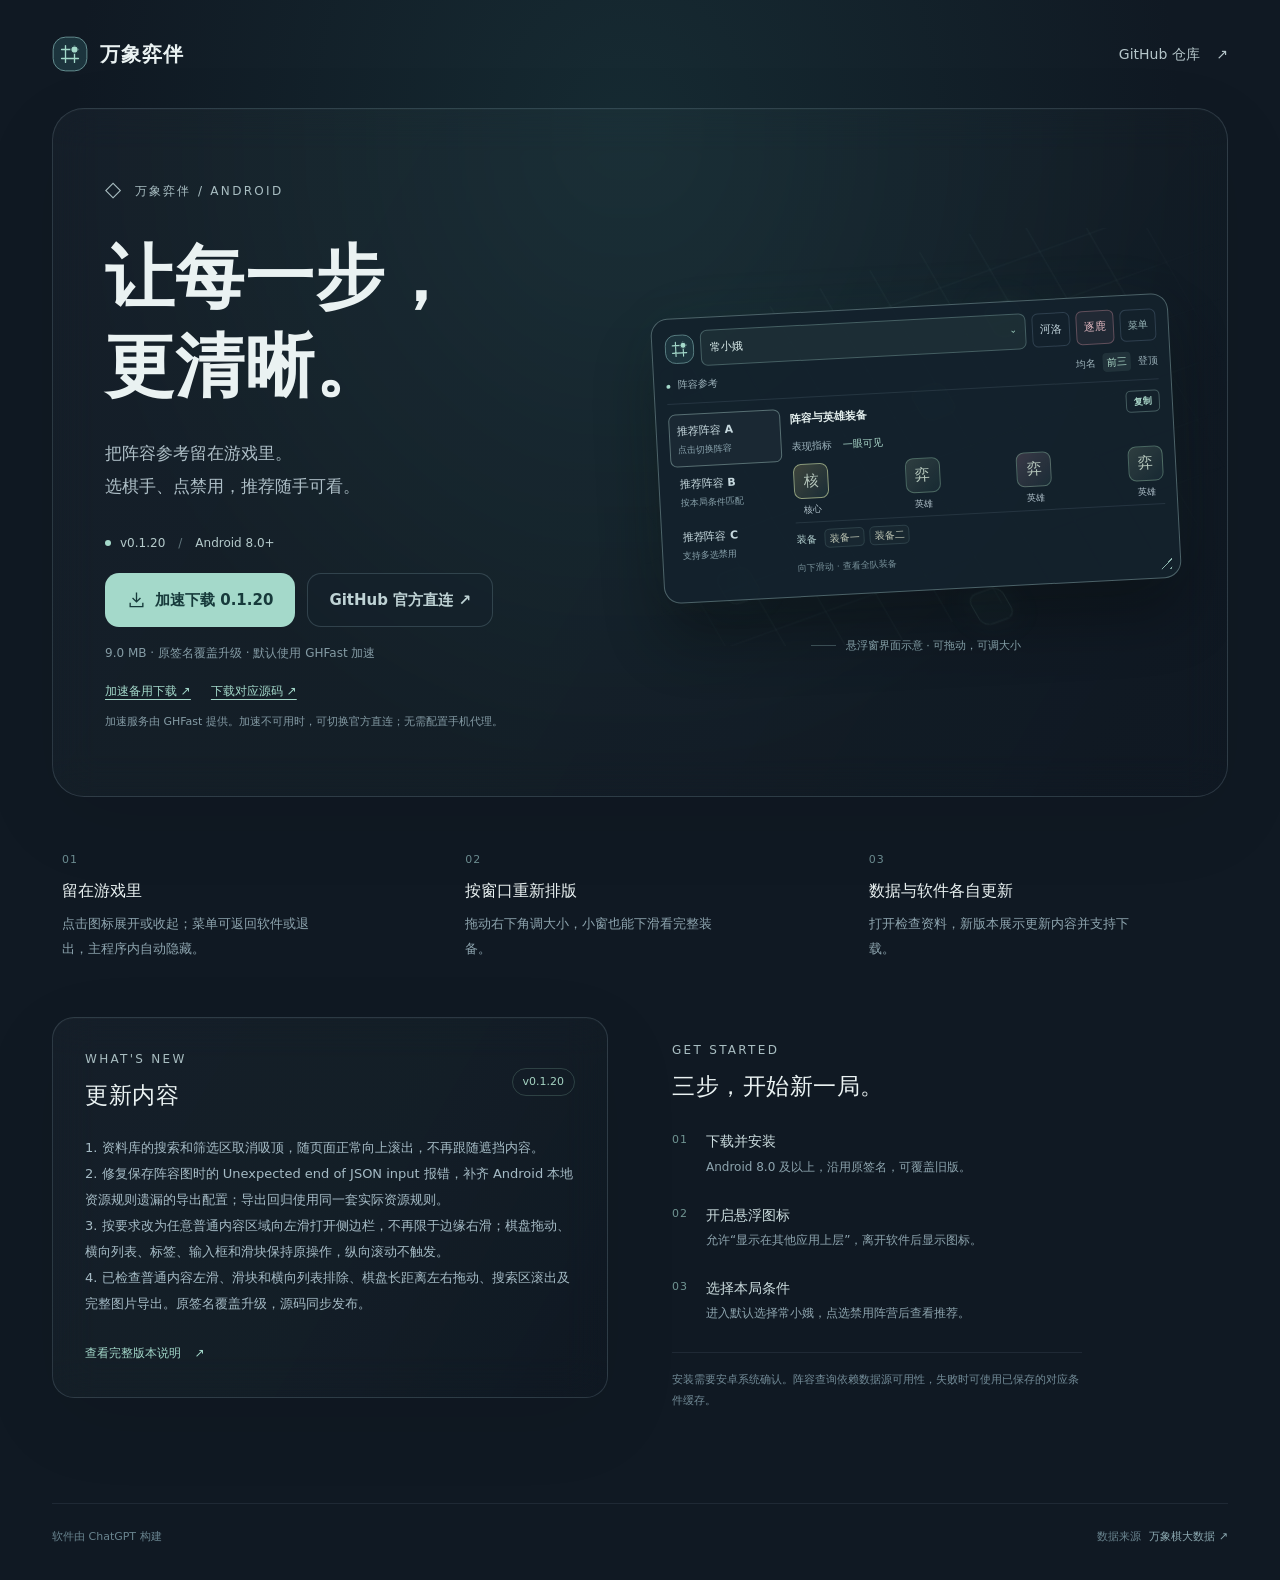
<file: docs/index.html>
<!doctype html>
<html lang="zh-CN">
<head>
  <meta charset="utf-8">
  <meta name="viewport" content="width=device-width,initial-scale=1">
  <meta name="theme-color" content="#111d27">
  <meta name="description" content="万象弈伴 Android 下载。游戏内悬浮查看阵容、英雄装备，支持阵容码复制与软件内更新。">
  <title>万象弈伴 · Android 下载</title>
  <link rel="icon" type="image/svg+xml" href="icon.svg">
  <link rel="stylesheet" href="style.css?v=12">
</head>
<body>
  <div class="ambient" aria-hidden="true"></div>
  <header class="topbar wrap">
    <a class="brand" href="./" aria-label="万象弈伴首页"><img src="icon.svg" width="36" height="36" alt=""><span>万象弈伴</span></a>
    <a class="repo-link" href="https://github.com/xiguadoudou/WanxiangCompanion" target="_blank" rel="noopener">GitHub 仓库 <span aria-hidden="true">↗</span></a>
  </header>
  <main class="wrap">
    <section class="hero glass" aria-labelledby="title">
      <div class="hero-copy">
        <div class="eyebrow"><span class="diamond" aria-hidden="true">◇</span> 万象弈伴 / ANDROID</div>
        <h1 id="title">让每一步，<br>更清晰。</h1>
        <p class="intro">把阵容参考留在游戏里。<br>选棋手、点禁用，推荐随手可看。</p>
        <div class="release-line"><span class="dot" aria-hidden="true"></span><span id="version">最新稳定版</span><span class="separator">/</span> Android 8.0+</div>
        <div class="download-actions">
          <a class="button primary" id="download" href="https://ghfast.top/https://github.com/xiguadoudou/WanxiangCompanion/releases/latest/download/WanxiangCompanion.apk"><svg viewBox="0 0 24 24" fill="none" stroke="currentColor" stroke-width="1.7" aria-hidden="true"><path d="M12 3v12m-5-5 5 5 5-5M4 16v5h16v-5"/></svg><span id="downloadText">加速下载最新安装包</span></a>
          <a class="button secondary" id="backup" href="https://github.com/xiguadoudou/WanxiangCompanion/releases/latest/download/WanxiangCompanion.apk" target="_blank" rel="noopener">GitHub 官方直连 <span aria-hidden="true">↗</span></a>
        </div>
        <p class="download-note" id="downloadNote" role="status">正在读取最新版本与更新内容…</p>
        <div class="download-links"><a id="rawBackup" href="https://ghfast.top/https://raw.githubusercontent.com/xiguadoudou/WanxiangCompanion/main/updates/WanxiangCompanion-0.1.20.apk">加速备用下载 ↗</a><a id="sourceLink" href="https://ghfast.top/https://github.com/xiguadoudou/WanxiangCompanion/releases/latest/download/WanxiangCompanion-source.zip">下载对应源码 ↗</a></div>
        <p class="route-note">加速服务由 GHFast 提供。加速不可用时，可切换官方直连；无需配置手机代理。</p>
        <noscript><p class="download-note">加速与官方按钮均可直接下载安装包；更新内容请查看 GitHub 版本页。</p></noscript>
      </div>
      <div class="showcase">
        <div class="game-field" aria-hidden="true"><div class="board"><i></i><i></i><i></i><i></i><i></i></div></div>
        <div class="mini-window" aria-label="悬浮窗排版示意，不是实时推荐">
          <div class="mini-head"><img src="icon.svg" width="30" height="30" alt=""><span class="mini-player">常小娥 <small>⌄</small></span><span class="mini-faction">河洛</span><span class="mini-faction banned">逐鹿</span><span class="mini-reset">菜单</span></div>
          <div class="mini-toolbar"><span><i class="dot"></i> 阵容参考</span><span>均名 <b>前三</b> 登顶</span></div>
          <div class="mini-main"><div class="mini-list"><div class="mini-selected">推荐阵容 A<small>点击切换阵容</small></div><div>推荐阵容 B<small>按本局条件匹配</small></div><div>推荐阵容 C<small>支持多选禁用</small></div></div><div class="mini-detail"><div class="mini-title">阵容与英雄装备 <span>复制</span></div><div class="mini-stats">表现指标 <strong>一眼可见</strong></div><div class="mini-roster"><span>核<small>核心</small></span><span>弈<small>英雄</small></span><span>弈<small>英雄</small></span><span>弈<small>英雄</small></span></div><div class="mini-items">装备 <span>装备一</span><span>装备二</span></div><div class="mini-scroll">向下滑动 · 查看全队装备</div></div></div>
          <div class="resize-handle" aria-hidden="true"></div>
        </div>
        <div class="showcase-caption"><span class="caption-line"></span> 悬浮窗界面示意 · 可拖动，可调大小</div>
      </div>
    </section>
    <section class="features" aria-label="主要功能">
      <div><span class="feature-index">01</span><h2>留在游戏里</h2><p>点击图标展开或收起；菜单可返回软件或退出，主程序内自动隐藏。</p></div>
      <div><span class="feature-index">02</span><h2>按窗口重新排版</h2><p>拖动右下角调大小，小窗也能下滑看完整装备。</p></div>
      <div><span class="feature-index">03</span><h2>数据与软件各自更新</h2><p>打开检查资料，新版本展示更新内容并支持下载。</p></div>
    </section>
    <section class="bottom-grid">
      <div class="changelog glass" aria-labelledby="changes-title"><div class="section-heading"><div><div class="eyebrow">WHAT'S NEW</div><h2 id="changes-title">更新内容</h2></div><span id="notesVersion" class="version-chip">最新版本</span></div><p id="notes" class="notes">正在读取更新内容。也可以前往 GitHub 查看全部版本。</p><a id="releaseLink" class="text-link" href="https://github.com/xiguadoudou/WanxiangCompanion/releases/latest" target="_blank" rel="noopener">查看完整版本说明 <span aria-hidden="true">↗</span></a></div>
      <div class="install" aria-labelledby="install-title"><div class="eyebrow">GET STARTED</div><h2 id="install-title">三步，开始新一局。</h2><ol><li><span>01</span><div><b>下载并安装</b><p>Android 8.0 及以上，沿用原签名，可覆盖旧版。</p></div></li><li><span>02</span><div><b>开启悬浮图标</b><p>允许“显示在其他应用上层”，离开软件后显示图标。</p></div></li><li><span>03</span><div><b>选择本局条件</b><p>进入默认选择常小娥，点选禁用阵营后查看推荐。</p></div></li></ol><p class="install-note">安装需要安卓系统确认。阵容查询依赖数据源可用性，失败时可使用已保存的对应条件缓存。</p></div>
    </section>
  </main>
  <footer class="wrap footer"><span>软件由 ChatGPT 构建</span><span>数据来源 <a href="https://www.datawxq.com/" target="_blank" rel="noopener">万象棋大数据 ↗</a></span></footer>
  <script src="download.js?v=12" defer></script>
</body>
</html>
</file>
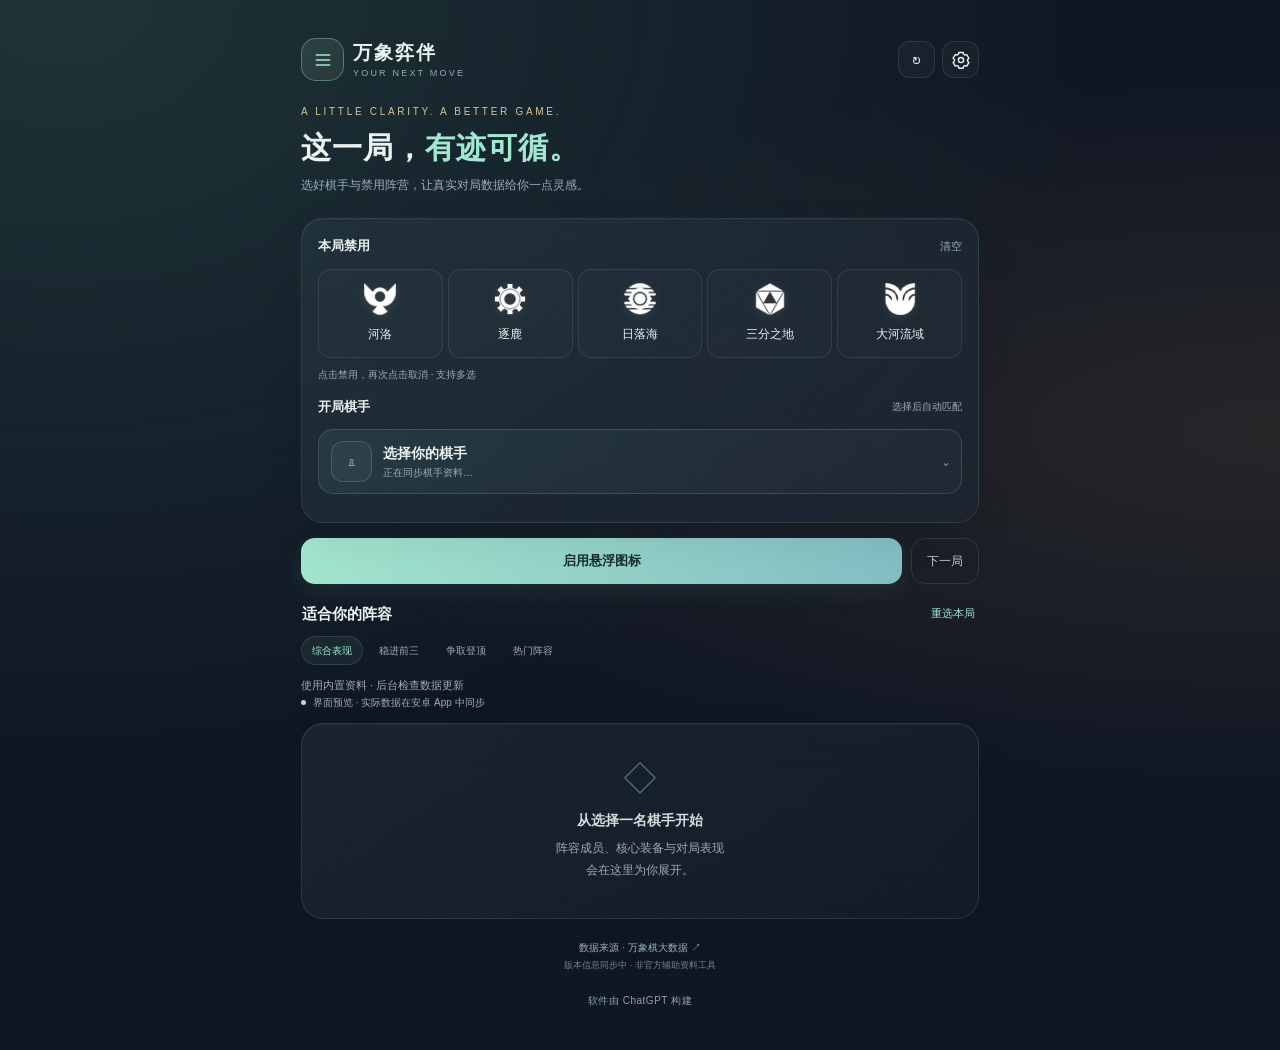
<file: android/assets/index.html>
<!doctype html>
<html lang="zh-CN">
<head>
<meta charset="utf-8"><meta name="viewport" content="width=device-width,initial-scale=1,maximum-scale=1,user-scalable=no">
<meta http-equiv="Content-Security-Policy" content="default-src 'self' data:; img-src 'self' data: https:; style-src 'self' 'unsafe-inline'; script-src 'self' 'unsafe-inline'; connect-src 'none'">
<title>万象弈伴</title>
<style>
:root{color-scheme:dark;--mint:#a2e8d0;--gold:#dac49a;--text:#ecf2ef;--muted:#9dacb5;--line:rgba(204,232,225,.12);--surface-alpha:.5;--panel:rgba(25,40,55,.72)}
*{box-sizing:border-box;-webkit-tap-highlight-color:transparent}body{margin:0;background:#101724;color:var(--text);font:14px/1.55 -apple-system,BlinkMacSystemFont,"Noto Sans CJK SC","Microsoft YaHei",sans-serif;overscroll-behavior:none}body:before{content:"";position:fixed;inset:0;pointer-events:none;background:radial-gradient(ellipse at 5% 0%,#29474599,transparent 60%),radial-gradient(ellipse at 100% 48%,#67523844,transparent 55%);z-index:-1}body.overlay{background:transparent}body.overlay:before{display:none}button{font:inherit;cursor:pointer;touch-action:manipulation;color:inherit}button:disabled{opacity:.5;cursor:default}button:focus-visible{outline:2px solid var(--mint);outline-offset:3px}button,input{outline:none}button{border:0;background:none}main{max-width:720px;margin:auto;padding:27px 21px 40px}.overlay main{padding:12px 13px 18px}header{display:flex;align-items:center;justify-content:space-between;margin-bottom:23px}.overlay header{margin-bottom:12px}.wordmark{display:flex;align-items:center;gap:12px}.mark{display:grid;place-items:center;border:1px solid #a2e8d060;border-radius:15px;width:43px;height:43px;background:linear-gradient(135deg,#86cbb126,#c7b18618);color:var(--mint);font-size:25px}.wordmark strong{display:block;font-size:19px;letter-spacing:2px}.wordmark small{display:block;color:var(--muted);font-size:9px;letter-spacing:2.2px}.header-tools{display:flex;gap:7px}.icon{border:1px solid var(--line);border-radius:12px;width:37px;height:37px;background:#e0f5ed08;font-size:18px}.eyebrow{font-size:10px;letter-spacing:2.7px;color:var(--gold)}h1{font-size:30px;line-height:1.35;letter-spacing:1px;margin:8px 0}h1 em{font-style:normal;color:var(--mint)}.intro p{color:var(--muted);font-size:12px;margin:0}.intro{margin-bottom:23px}.overlay .intro{display:none}.glass{background:linear-gradient(145deg,rgba(103,146,143,.10),rgba(27,40,55,.20));border:1px solid var(--line);border-radius:22px;box-shadow:0 14px 40px #00000016,inset 0 1px 0 #ffffff09;backdrop-filter:blur(24px);-webkit-backdrop-filter:blur(24px);position:relative}.glass:before{content:"";position:absolute;inset:0;border-radius:inherit;pointer-events:none;opacity:.035;background-image:url("data:image/svg+xml,%3Csvg viewBox='0 0 180 180' xmlns='http://www.w3.org/2000/svg'%3E%3Cfilter id='n'%3E%3CfeTurbulence type='fractalNoise' baseFrequency='.95' numOctaves='3' stitchTiles='stitch'/%3E%3C/filter%3E%3Crect width='100%25' height='100%25' opacity='.6' filter='url(%23n)'/%3E%3C/svg%3E")}.configuration{padding:17px 16px;margin-bottom:15px;background-color:rgba(22,35,49,var(--surface-alpha))}.section-top{display:flex;align-items:center;justify-content:space-between;margin-bottom:12px}.section-top strong{font-size:13px;font-weight:600}.section-top small{color:var(--muted);font-size:10px}.reset{color:var(--muted);font-size:11px;padding:0}.bans{display:flex;overflow-x:auto;gap:7px;scrollbar-width:none;padding:1px 0 6px}.bans::-webkit-scrollbar{display:none}.ban{position:relative;flex:1 0 62px;min-width:62px;border:1px solid #8a9ba52d;background:#ffffff04;border-radius:13px;padding:10px 3px 8px;transition:.17s}.faction-symbol{display:block;color:var(--gold);font-size:21px;line-height:1.3;margin-bottom:5px}.ban-label{font-size:10px;white-space:nowrap}.ban[aria-pressed=true]{border-color:#ee899a88;background:#ca64781c;color:#ffc3ce}.ban[aria-pressed=true] .faction-symbol{color:#e8a0ab}.ban[aria-pressed=true]:after{content:"⊘";position:absolute;top:-2px;right:3px;font-size:14px;color:#fa8fa6}.ban-note{color:var(--muted);font-size:10px;margin:3px 0 14px;min-height:16px}.commander-wrap{position:relative}.commander-button{display:flex;align-items:center;gap:11px;width:100%;text-align:left;padding:11px 12px;border:1px solid #b8d3cb30;border-radius:15px;background:linear-gradient(105deg,#8ed4bc16,#b3c0dd07)}.portrait{width:41px;height:41px;object-fit:cover;border-radius:12px;background:#ffffff0b;border:1px solid #c9d9d530}.commander-button b{font-size:14px}.commander-button small{color:var(--muted);font-size:10px;display:block}.chevron{margin-left:auto;color:var(--mint)}.dropdown{display:none;position:relative;margin-top:7px;padding:8px;border:1px solid #afc9c34d;border-radius:15px;background:#182736;max-height:265px;overflow-y:auto;box-shadow:0 10px 24px #0004}.dropdown.open{display:grid;grid-template-columns:1fr 1fr;gap:4px}.choice{display:flex;gap:8px;align-items:center;text-align:left;border-radius:10px;padding:8px 5px;font-size:12px}.choice img{width:30px;height:30px;border-radius:9px;object-fit:cover}.choice.active{background:#9ee5ce16;color:var(--mint)}.choice:active{background:#ffffff0a}.skill{font-size:10px;color:#b6c4c9;line-height:1.65;padding:11px 3px 0}.main-actions{display:flex;gap:9px;margin:15px 0 16px}.primary{background:linear-gradient(105deg,#a2e5cd,#82bdc3);border-radius:14px;color:#152b2b;font-size:13px;font-weight:700;padding:13px;flex:1;box-shadow:0 8px 22px #77bfa01a}.secondary{padding:12px 15px;border:1px solid var(--line);border-radius:14px;color:#bdcacd;font-size:12px}.overlay .main-actions{display:none}.results-heading{display:flex;justify-content:space-between;align-items:center;margin:18px 1px 10px}.results-heading strong{font-size:15px}.results-heading span{font-size:10px;color:var(--muted);margin-left:7px}.tiny-button{font-size:11px;color:var(--mint);padding:3px}.sorts{display:flex;gap:5px;overflow:auto;margin-bottom:10px;scrollbar-width:none}.sort{white-space:nowrap;color:var(--muted);font-size:10px;padding:6px 10px;border:1px solid transparent;border-radius:20px}.sort.active{color:var(--mint);background:#93d8bf13;border-color:#93d8bf26}.status{display:flex;align-items:flex-start;gap:7px;font-size:10px;color:var(--muted);margin-bottom:12px;line-height:1.6}.dot{flex-shrink:0;width:5px;height:5px;border-radius:100%;background:var(--mint);margin-top:5px}.status.error .dot{background:#e7a5ae}.status.loading .dot{animation:pulse 1s infinite}.scope{font-size:10px;color:#e4caa1;background:#b6945d13;border:1px solid #d3b97e20;border-radius:10px;padding:8px 10px;margin-bottom:12px;display:none}.card{padding:15px 14px;margin:0 0 11px;background-color:rgba(24,37,51,var(--surface-alpha))}
.card-head{display:flex;justify-content:space-between;align-items:flex-start;gap:8px}.rank{font-size:10px;letter-spacing:1px;color:var(--gold);margin-bottom:3px}.card h3{margin:0;font-size:15px;font-weight:600;line-height:1.4}.sample{font-size:9px;color:var(--muted);white-space:nowrap;margin-top:3px}.roster{display:flex;gap:7px;margin:13px 0 12px;overflow:auto;padding:2px 0 3px;scrollbar-width:none}.unit{width:39px;flex:0 0 39px;text-align:center;position:relative}.unit img{width:37px;height:40px;object-fit:cover;border:1px solid #ffffff20;border-radius:9px;display:block}.unit.core img{border-color:#d8c28f99}.unit.core:before{content:"主";position:absolute;top:-4px;right:-3px;background:#dbc695;color:#27302e;font-size:8px;line-height:14px;width:14px;height:14px;border-radius:5px}.unit small{display:block;font-size:8px;color:#c2cdd0;overflow:hidden;white-space:nowrap;margin-top:4px}.metrics{display:grid;grid-template-columns:repeat(3,1fr);border-top:1px solid #ffffff0b;padding-top:11px}.metric small{display:block;color:var(--muted);font-size:9px}.metric b{font-size:16px;font-weight:500;font-variant-numeric:tabular-nums}.metric:first-child b{color:var(--mint)}.card-foot{display:flex;align-items:center;justify-content:space-between;gap:8px;margin-top:9px}.card-foot span{font-size:9px;color:var(--muted)}.card-foot button{font-size:10px;color:var(--gold);padding:3px 0 3px 8px}.empty{padding:37px 18px;text-align:center;color:var(--muted);font-size:12px;line-height:1.8}.empty-symbol{font-size:34px;line-height:1;margin-bottom:13px;color:#a2e8d073}.empty b{color:#d4dedd;font-size:14px;display:block;margin-bottom:5px}.skeleton{height:175px;background:linear-gradient(105deg,#d2eee80b 25%,#d2eee815 45%,#d2eee80b 65%);background-size:250% 100%;animation:shimmer 2s infinite;border-radius:20px;margin-bottom:11px}footer{text-align:center;color:#73858e;font-size:9px;line-height:1.8;margin:20px 0 0}.source-link{color:#9cb6b7;font-size:10px;padding:0}.settings{display:none}.settings.open{display:block}.settings h2{font-size:22px;font-weight:500;margin:5px 0 4px}.settings-intro{color:var(--muted);font-size:11px;margin-bottom:20px}.settings-card{padding:18px 16px;margin-bottom:12px;background-color:rgba(24,37,51,var(--surface-alpha))}
.setting-label{display:flex;justify-content:space-between;font-size:12px;margin-bottom:10px}.setting-label output{color:var(--mint);font-variant-numeric:tabular-nums}input[type=range]{width:100%;height:20px;margin:0 0 10px;accent-color:var(--mint)}.helper{font-size:10px;color:var(--muted);line-height:1.7}.glass-demo{margin:13px 0 2px;height:75px;border-radius:15px;display:flex;align-items:center;gap:12px;padding:13px;border:1px solid #ffffff23;background:linear-gradient(120deg,#9fd4be17,#d4ba900b)}.demo-symbol{font-size:28px;color:var(--gold)}.glass-demo b{font-size:13px}.glass-demo small{font-size:10px;color:var(--muted);display:block}.pills{display:flex;flex-wrap:wrap;gap:7px;margin-bottom:10px}.pill{border:1px solid var(--line);border-radius:12px;padding:7px 12px;font-size:11px}.pill.active{border-color:#9de3cc70;background:#9de3cc12;color:var(--mint)}.back{font-size:12px;color:var(--muted);padding:0;margin-bottom:16px}.drawer{display:none;position:fixed;inset:0;background:#101b29f7;z-index:10;overflow:auto;padding:22px 18px}.drawer.open{display:block}.detail-sub{font-size:11px;color:var(--muted);margin:5px 0 17px}.hero-detail{display:flex;gap:11px;align-items:flex-start;padding:13px 0;border-top:1px solid var(--line)}.hero-detail>img{width:46px;height:51px;border-radius:11px;object-fit:cover}.hero-detail h4{margin:0;font-size:13px}.hero-detail small{font-size:10px;color:var(--muted)}.items{display:flex;gap:6px;flex-wrap:wrap;margin-top:6px}.item{font-size:9px;color:#d2c3a6;display:inline-flex;align-items:center;gap:3px;background:#d2bd9210;padding:3px 6px;border-radius:5px}.item img{width:19px;height:19px;border-radius:4px}.drawer h2{font-size:22px;line-height:1.4;font-weight:600;margin:0}.drawer-actions{display:flex;gap:9px;margin-top:20px}.toast{position:fixed;bottom:30px;left:50%;transform:translateX(-50%);padding:9px 16px;background:#364942;border:1px solid #a9cebc44;color:#e9f3ee;border-radius:12px;font-size:12px;z-index:30;white-space:nowrap;display:none}.busy-refresh{animation:spin 1.2s linear infinite}.overlay .wordmark small{display:none}.overlay .wordmark strong{font-size:16px}.overlay .mark{width:33px;height:33px;border-radius:11px;font-size:20px}.overlay .configuration{padding:12px 11px;border-radius:17px}.overlay .ban{flex-basis:54px;min-width:54px}.overlay .faction-symbol{font-size:18px}.overlay .ban-label{font-size:9px}.overlay .card{padding:12px 11px;border-radius:17px}.overlay .unit{width:35px;flex-basis:35px}.overlay .unit img{width:34px;height:37px}.overlay .roster{gap:5px}.overlay .settings-card{border-radius:17px}.overlay footer{font-size:8px}.overlay .results-heading{margin-top:12px}.overlay .icon{width:33px;height:33px}.overlay .drawer{padding:14px 13px}.overlay .commander-button{padding:9px 10px}.overlay .skill{max-height:54px;overflow:auto}
@keyframes pulse{50%{opacity:.3}}@keyframes shimmer{to{background-position:-150% 0}}@keyframes spin{to{transform:rotate(360deg)}}
@media(min-width:600px){main{padding-top:38px}.ban{padding:12px 6px}.faction-symbol{font-size:25px}.ban-label{font-size:12px}.unit{width:50px;flex-basis:50px}.unit img{width:46px;height:50px}.unit small{font-size:10px}.card h3{font-size:17px}}
.card-actions{display:flex;align-items:center;gap:8px;flex-wrap:wrap;justify-content:flex-end}.card-foot .copy-card{min-height:34px;padding:7px 10px;border:1px solid #a1e0c64a;border-radius:9px;color:var(--mint);background:#a1e0c610}.card-foot>span{flex-shrink:0}.card-foot{align-items:flex-start}.copy-card:disabled{color:var(--muted);background:#ffffff04;border-color:var(--line)}
[hidden]{display:none!important}#softwareStatus{font-size:14px;line-height:1.6}#softwareNotes{white-space:pre-line}.pill:disabled{opacity:.5}#dataSyncStatus{font-size:11px;line-height:1.6;margin-top:12px}

.update-dialog{width:min(440px,calc(100vw - 32px));max-height:calc(100vh - 32px);padding:23px 22px 19px;margin:auto;border:1px solid #a6d5c54a;border-radius:24px;background:linear-gradient(145deg,#254140f5,#142131fc 65%);color:var(--text);box-shadow:0 24px 90px #0008;overflow:hidden}
.update-dialog[open]{display:flex;flex-direction:column;gap:12px}.update-dialog::backdrop{background:#030a10ab;backdrop-filter:blur(5px)}body.has-update-dialog{overflow:hidden}
.update-dialog .update-eyebrow{font-size:10px;color:var(--mint);letter-spacing:2px;margin:0}.update-dialog h2{font-size:23px;line-height:1.35;font-weight:600;margin:0}.update-version{display:flex;gap:8px;align-items:center;font-size:11px;color:var(--muted)}.update-version strong{color:var(--mint);font-size:12px;font-weight:500;background:#a5e8ce14;border:1px solid #a5e8ce2b;border-radius:9px;padding:3px 8px}
.update-notes-heading{font-size:12px;font-weight:500;margin:1px 0 -5px;color:#dcece6}.update-changelog{white-space:pre-wrap;overflow-wrap:anywhere;overflow-y:auto;overscroll-behavior:contain;min-height:42px;font-size:13px;line-height:1.85;padding:13px 14px;background:#09131e45;border:1px solid #cae2d51a;border-radius:13px;color:#c7d9d4;flex:1;min-width:0;max-height:40vh}.update-changelog:focus-visible{outline:1px solid #a2e8d04a;outline-offset:2px}
.update-dialog-status{font-size:11px;color:var(--mint);margin:0;line-height:1.6}.update-dialog-status.error{color:#eeb7bd}.update-dialog progress{width:100%;height:5px;accent-color:var(--mint)}.update-dialog-actions{display:flex;gap:9px;flex-shrink:0;margin-top:2px}.update-dialog-actions .secondary{flex:0 0 auto}.update-dialog .update-helper{font-size:10px;line-height:1.6;color:var(--muted);margin:0}.update-dialog button{min-height:42px}
@media(max-height:420px){.update-dialog{padding:14px 17px;gap:8px!important;max-height:calc(100vh - 20px)}.update-dialog h2{font-size:19px}.update-dialog .update-eyebrow{display:none}.update-changelog{max-height:32vh;min-height:35px;padding:8px 11px;font-size:12px;line-height:1.65}.update-dialog-actions button{padding:8px 13px;min-height:36px}.update-dialog .update-helper{display:none}}

.bans{gap:5px}.ban{min-width:53px;flex-basis:53px}.faction-symbol{width:34px;height:34px;display:grid;place-items:center;margin:0 auto 7px}.faction-symbol img{display:block;width:32px;height:32px;object-fit:contain;filter:drop-shadow(0 2px 5px #d8c19225)}.ban[aria-pressed=true] .faction-symbol img{opacity:.55}.faction-fallback{font-size:18px;color:var(--gold)}
.build-credit{color:#8ba4aa;font-size:10px;letter-spacing:.5px;margin:19px 0 0}
.nav-trigger{padding:0;flex-shrink:0;font-size:20px}.wordmark{gap:9px}@media(max-width:359px){header .wordmark strong{font-size:16px;letter-spacing:1px}header .wordmark small{font-size:8px;letter-spacing:1px}header .header-tools{gap:4px}header .icon{width:32px;height:35px}header .mark{width:36px;height:36px}}

.icon{display:grid;place-items:center}.icon.has-update{position:relative}.icon.has-update:after{content:"";position:absolute;top:5px;right:5px;width:5px;height:5px;background:var(--mint);border-radius:50%}
@keyframes pageEnter{from{opacity:0;transform:translateY(10px)}to{opacity:1;transform:none}}
.settings.open{animation:pageEnter .24s ease-out}.drawer.open{animation:pageEnter .24s ease-out}.update-dialog[open]{animation:pageEnter .2s ease-out}
@media(prefers-reduced-motion:reduce){*,*:before,*:after{animation-duration:.01ms!important;transition-duration:.01ms!important}}
</style>
</head>
<body>
<main>
 <header><div class="wordmark"><button class="mark nav-trigger" id="navigationButton" aria-label="打开功能侧边栏：阵容推荐、阵容模拟、万象资料库"><svg width="20" height="20" viewBox="0 0 24 24" fill="none" stroke="currentColor" stroke-width="1.7" stroke-linecap="round" stroke-linejoin="round" aria-hidden="true"><path d="M4 6h16M4 12h16M4 18h16"/></svg></button><div><strong>万象弈伴</strong><small>YOUR NEXT MOVE</small></div></div><div class="header-tools"><button class="icon" id="refresh" aria-label="检查数据更新">↻</button><button class="icon" id="settingsButton" aria-label="打开设置"><svg width="20" height="20" viewBox="0 0 24 24" fill="none" stroke="currentColor" stroke-width="1.7" stroke-linecap="round" stroke-linejoin="round" aria-hidden="true"><path d="m9.4 3-.5 2.1-1.7 1-2.1-.6-2.6 4.4 1.6 1.5v2l-1.6 1.5 2.6 4.4 2.1-.6 1.7 1 .5 2.1h5.2l.5-2.1 1.7-1 2.1.6 2.6-4.4-1.6-1.5v-2l1.6-1.5-2.6-4.4-2.1.6-1.7-1-.5-2.1z"/><circle cx="12" cy="12" r="3.1"/></svg></button></div></header>
 <div id="recommendation">
  <section class="intro"><div class="eyebrow">A LITTLE CLARITY. A BETTER GAME.</div><h1>这一局，<em>有迹可循。</em></h1><p>选好棋手与禁用阵营，让真实对局数据给你一点灵感。</p></section>
  <section class="configuration glass">
   <div class="section-top"><strong>本局禁用</strong><button class="reset" id="clearBans">清空</button></div>
   <div class="bans" id="bans" role="group" aria-label="禁用阵营，可多选"></div>
   <div class="ban-note" id="banNote">点击禁用，再次点击取消 · 支持多选</div>
   <div class="section-top"><strong>开局棋手</strong><small>选择后自动匹配</small></div>
   <div class="commander-wrap"><button class="commander-button" id="commanderButton" aria-expanded="false"><span class="portrait" style="display:grid;place-items:center;color:#9cb7b8">♙</span><span><b>选择你的棋手</b><small>正在同步棋手资料…</small></span><span class="chevron">⌄</span></button><div class="dropdown" id="commanders" role="listbox" aria-label="选择开局棋手"></div></div>
   <div class="skill" id="skill"></div>
  </section>
  <div class="main-actions"><button class="primary" id="start">启用悬浮图标</button><button class="secondary" id="next">下一局</button></div>
  <div class="results-heading"><div><strong>适合你的阵容</strong><span id="resultCount"></span></div><button class="tiny-button" id="newRound">重选本局</button></div>
  <div class="sorts" id="sorts"><button class="sort active" data-sort="avgPlacement">综合表现</button><button class="sort" data-sort="top3Rate">稳进前三</button><button class="sort" data-sort="firstRate">争取登顶</button><button class="sort" data-sort="appearanceRate">热门阵容</button></div>
  <div class="helper" id="dataSyncStatus" role="status">使用内置资料 · 后台检查数据更新</div>
  <div class="status" id="status"><span class="dot"></span><span id="statusText">选择棋手后自动匹配</span></div>
  <div class="scope" id="scope"></div>
  <section id="results"><div class="empty glass"><div class="empty-symbol">◇</div><b>从选择一名棋手开始</b>阵容成员、核心装备与对局表现<br>会在这里为你展开。</div></section>
  <footer><button class="source-link" id="source">数据来源 · 万象棋大数据 ↗</button><br><span id="version">版本信息同步中</span> · 非官方辅助资料工具</footer>
 </div>
 <section class="settings" id="settings">
  <button class="back" id="back">‹ 返回阵容</button><h2>让它融入你的屏幕</h2><p class="settings-intro">细腻磨砂，轻一点，也清晰一点。</p>
  <div class="settings-card glass"><div class="setting-label"><span>背景不透明度</span><output id="opacityValue">50%</output></div><input id="opacity" type="range" min="30" max="100" value="50" aria-label="背景不透明度"><div class="helper">向左更透明，向右更清晰；文字保持清晰。磨砂为渐变与细颗粒视觉，不会模糊整张游戏画面。</div><div class="glass-demo"><span class="demo-symbol">◇</span><span><b>磨砂悬浮卡片</b><small>轻透背景 · 柔和描边 · 清晰文字</small></span></div></div>
  <div class="settings-card glass"><div class="setting-label"><span>悬浮窗宽度</span><output id="widthValue">392 dp</output></div><input id="width" type="range" min="250" max="960" value="392" aria-label="悬浮窗宽度"><div class="setting-label"><span>悬浮窗高度</span><output id="heightValue">230 dp</output></div><input id="height" type="range" min="170" max="900" value="230" aria-label="悬浮窗高度"><div class="helper">离开本应用后显示棋盘图标；点图标展开或收起，拖动头部棋盘图标移动，右下角拖动调整大小；窗口内容按尺寸重新排布，回到本应用自动隐藏。</div></div>
  <div class="settings-card glass"><div class="setting-label"><span>统计时间范围</span></div><div class="pills" id="days"><button class="pill" data-days="1">24 小时</button><button class="pill" data-days="3">3 天</button><button class="pill active" data-days="7">7 天</button></div><div class="setting-label"><span>阵容最小样本</span></div><div class="pills" id="minimum"><button class="pill active" data-min="10">10 场</button><button class="pill" data-min="50">50 场</button><button class="pill" data-min="100">100 场</button></div><div class="helper">样本越小，统计波动越大。多选禁用使用额外排除规则，界面会显示实际统计范围。</div></div>
  <div class="settings-card glass"><div class="setting-label"><span>本地图片缓存</span></div><p class="helper" id="cacheStatus" role="status">首次打开后台准备图片，之后刷新优先读取本地。</p><div class="helper">棋手、英雄和装备图片自动缓存，最多约 48 MB。图片地址变化时获取新图；已有图片过期后优先检查是否变化。阵容统计仍会联网更新。</div></div>
  <div class="settings-card glass" id="softwareCard">
   <div class="setting-label"><span>软件更新 · GitHub</span><output id="installedVersion">0.1.11</output></div>
   <p id="softwareStatus" role="status">准备检查软件版本</p><p class="helper" id="softwareNotes" hidden></p>
   <progress id="softwareProgress" max="100" value="0" hidden style="width:100%;accent-color:#9ccbbf"></progress>
   <div class="pills"><button class="pill" id="checkSoftware">检查软件更新</button><button class="pill" id="downloadPage">打开下载页 ↗</button><button class="pill active" id="downloadSoftware" hidden>下载更新</button><button class="pill active" id="installSoftware" hidden>安装更新</button></div>
   <div class="helper">优先使用 GitHub 加速线路检查和下载，失败自动切换备用线路和官方地址。每条线路均校验安装包完整性与原签名，之后由系统确认安装。</div>
  </div>
  <div class="main-actions" style="display:flex"><button class="primary" id="settingsStart">启用悬浮图标</button><button class="secondary" id="stop">关闭悬浮助手</button></div>
  <div class="helper">应用内隐藏悬浮图标和面板；离开本应用后才显示。点图标展开/收起，拖动图标移动。需要“显示在其他应用上层”权限；每次启动检查数据更新。</div>
 </section>
 <footer class="build-credit">软件由 ChatGPT 构建</footer>
</main>
<section class="drawer" id="drawer" aria-label="阵容详情"><button class="back" id="closeDetail">‹ 返回推荐</button><div id="detailContent"></div></section><div class="toast" id="toast"></div>
<dialog id="updateDialog" class="update-dialog" aria-labelledby="updateDialogTitle" aria-describedby="updateDialogVersions">
 <p class="update-eyebrow">WANXIANG · UPDATE</p><h2 id="updateDialogTitle">发现新版本</h2>
 <div class="update-version" id="updateDialogVersions"><span id="updateCurrentVersion"></span><span aria-hidden="true">→</span><strong id="updateLatestVersion"></strong></div>
 <h3 class="update-notes-heading">本次更新</h3><div class="update-changelog" id="updateChangelog" tabindex="0"></div>
 <p class="update-dialog-status" id="updateDialogStatus" role="status" hidden></p><progress id="updateDialogProgress" max="100" value="0" hidden aria-label="更新下载进度"></progress>
 <div class="update-dialog-actions"><button class="secondary" id="updateLater">稍后再说</button><button class="primary" id="updateDownloadNow">立即下载</button></div>
 <p class="update-helper">通过 GitHub 下载，校验完成后由系统确认安装。</p>
</dialog>
<script src="navigation-gesture.js"></script><script src="logic.js"></script><script src="app.js"></script>
</body></html>
</file>
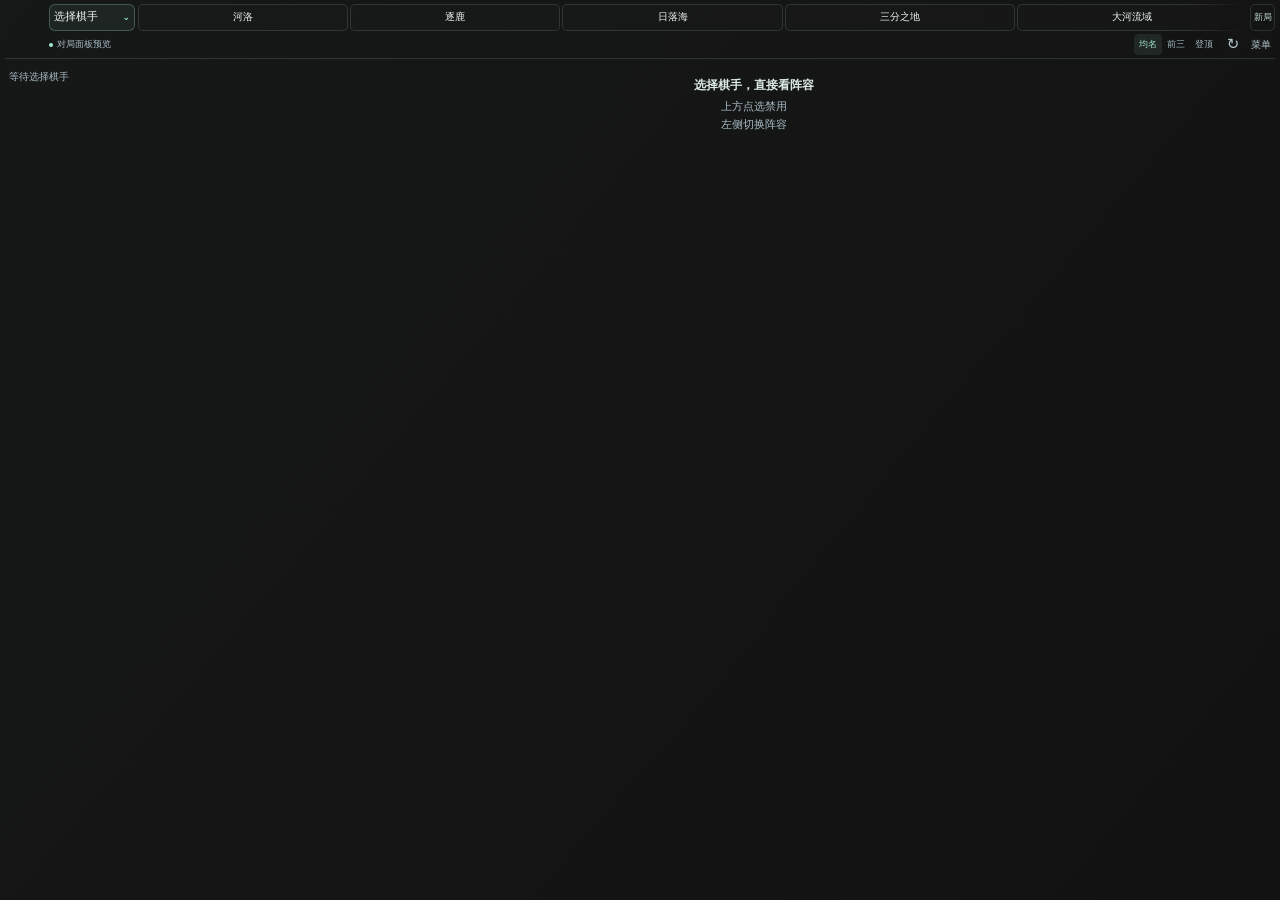
<file: android/assets/overlay.html>
<!doctype html>
<html lang="zh-CN">
<head>
<meta charset="utf-8"><meta name="viewport" content="width=device-width,initial-scale=1,maximum-scale=1,user-scalable=no">
<meta http-equiv="Content-Security-Policy" content="default-src 'self' data:; img-src 'self' data: https:; style-src 'self' 'unsafe-inline'; script-src 'self' 'unsafe-inline'; connect-src 'none'">
<title>万象弈伴 · 对局面板</title>
<link rel="stylesheet" href="overlay.css">
</head>
<body>
<main class="panel">
 <div class="filterbar"><button id="commanderTrigger" class="commander-trigger" aria-label="选择棋手" aria-expanded="false"><span>选择棋手</span><b class="chevron">⌄</b></button><div class="bans" id="bans" role="group" aria-label="点击禁用阵营，可多选"></div><button class="round" id="nextRound" aria-label="新一局，重选棋手和禁用">新局</button></div>
 <div class="toolbar"><button class="status loading" id="status" aria-label="查看同步状态"><span class="dot"></span><span id="statusText">正在检查更新</span></button><button class="scope" id="scope" hidden>排除</button><div class="sorts" aria-label="阵容排序"><button class="sort active" data-sort="avgPlacement">均名</button><button class="sort" data-sort="top3Rate">前三</button><button class="sort" data-sort="firstRate">登顶</button></div><button class="tool refresh" id="refresh" aria-label="刷新阵容">↻</button><button class="tool" id="appearanceTrigger" aria-label="悬浮窗菜单：返回软件、退出与外观" aria-expanded="false">菜单</button></div>
 <button class="simple-lock" id="lockSimple" aria-label="锁定简易面板，点击透传到游戏" title="锁定并透传点击" hidden><svg viewBox="0 0 24 24" fill="none" stroke="currentColor" stroke-width="1.7" aria-hidden="true"><path d="M7 10V7a5 5 0 0 1 10 0v3M5 10h14v11H5zM12 14v3"/></svg></button>
 <section id="lineupStrip" class="lineup-strip" aria-label="固定阵容的英雄和装备" hidden></section>
 <div class="workspace"><section class="candidates" id="candidates" aria-label="推荐阵容"><div class="empty-list">等待选择棋手</div></section><section class="detail" id="detail" aria-label="当前阵容"><div class="empty"><b>选择棋手，直接看阵容</b>上方点选禁用<br>左侧切换阵容</div></section></div>
 <div class="popover commander-menu" id="commanderMenu" role="listbox" aria-label="棋手下拉菜单" hidden></div>
 <div class="popover hero-menu" id="heroMenu" role="listbox" aria-label="切换英雄查看装备" hidden></div>
 <section class="popover appearance" id="appearance" hidden><div class="pop-head"><strong>悬浮窗菜单</strong><button class="close-pop" id="closeAppearance" aria-label="关闭悬浮窗菜单">×</button></div><div class="app-actions"><button id="openApp">↗ 返回软件</button><button id="exitApp" class="exit-action">⏻ 退出软件</button></div><label class="setting-label" for="opacity">不透明度 <output id="opacityValue">50%</output></label><input id="opacity" type="range" min="30" max="100" value="50"><label class="setting-label" for="width">宽度 <output id="widthValue">392 dp</output></label><input id="width" type="range" min="250" max="960" value="392"><label class="setting-label" for="height">高度 <output id="heightValue">230 dp</output></label><input id="height" type="range" min="170" max="900" value="230"></section>
 <section class="popover exit-confirm" id="exitConfirm" role="dialog" aria-modal="true" aria-labelledby="exitTitle" hidden><div class="pop-head"><strong id="exitTitle">退出万象弈伴？</strong></div><p>关闭悬浮窗和常驻通知，保留已缓存的数据与图片。</p><div class="app-actions"><button id="cancelExit">取消</button><button id="confirmExit" class="exit-action">确认退出</button></div></section>
 <section class="popover message" id="message" hidden><div class="pop-head"><strong id="messageTitle">数据状态</strong><button class="close-pop" id="closeMessage" aria-label="关闭提示">×</button></div><div id="messageText"></div></section>
 <div class="toast" id="toast" role="status" hidden></div>
</main><script src="logic.js"></script><script src="overlay.js"></script>
</body></html>
</file>
<file: docs/style.css>
*{box-sizing:border-box}html{color-scheme:dark;scroll-behavior:smooth}body{margin:0;background:#101923;color:#eaf2f2;font-family:system-ui,-apple-system,"Segoe UI","Microsoft YaHei",sans-serif;line-height:1.6;-webkit-font-smoothing:antialiased}.ambient{position:absolute;inset:0 0 auto;height:900px;z-index:-1;pointer-events:none;background:radial-gradient(ellipse at 49% 15%,#20464a66,transparent 60%)}a{color:inherit;text-decoration:none}a:focus-visible{outline:3px solid #a4d9ca;outline-offset:5px}.wrap{width:min(1176px,calc(100% - 64px));margin:auto}.topbar{height:108px;display:flex;justify-content:space-between;align-items:center}.brand{display:flex;align-items:center;gap:12px;font-size:20px;font-weight:650;letter-spacing:1px}.repo-link{color:#b5c6ca;font-size:14px}.repo-link span{margin-left:12px}.glass{border:1px solid #b7d9e329;background:linear-gradient(120deg,#dceaf807,#8acebc08 50%,#0d14201a);box-shadow:inset 0 1px #ffffff05,0 24px 80px #00000014;backdrop-filter:blur(20px)}.hero{border-radius:32px;display:grid;grid-template-columns:1fr 1fr;gap:24px;padding:64px 52px;position:relative;overflow:hidden}.eyebrow{font-size:12px;letter-spacing:2.3px;color:#a9bec2}.diamond{font-size:21px;vertical-align:-1px;margin-right:5px}h1{font-size:clamp(44px,5.4vw,70px);line-height:1.3;letter-spacing:1px;margin:26px 0 25px;font-weight:700}.intro{font-size:17px;color:#aebfc7;line-height:1.95;margin:0 0 30px}.release-line{display:flex;align-items:center;gap:9px;font-size:12px;color:#b5cbcc;margin-bottom:20px}.dot{display:inline-block;height:6px;width:6px;border-radius:50%;background:#a4d9ca;flex:none}.separator{color:#60767d;margin:0 4px}.download-actions{display:flex;flex-wrap:wrap;gap:12px}.button{display:inline-flex;align-items:center;justify-content:center;gap:9px;min-height:54px;padding:13px 21px;font-size:15px;font-weight:650;border:1px solid transparent;border-radius:14px;transition:background .18s,transform .18s}.button:hover{transform:translateY(-2px)}.button.primary{color:#173a3b;background:#a4d9ca}.button.primary:hover{background:#b8e8db}.button svg{width:19px;height:19px;flex:none}.button.secondary{color:#bfd3d5;border-color:#77969f4d;background:#15232d70}.button.secondary:hover{background:#27404b}.download-note{font-size:12px;line-height:1.8;min-height:22px;color:#849ba4;margin:16px 0 0}.showcase{position:relative;align-self:center;padding:68px 0 12px}.game-field{position:absolute;inset:-10px -52px 20px -15px;overflow:hidden;mask-image:linear-gradient(90deg,transparent,#000 20%,#000 80%,transparent)}.board{position:absolute;inset:30px -50px;transform:rotate(-20deg) skew(10deg);opacity:.45;background:repeating-linear-gradient(0deg,transparent,transparent 51px,#668c8825 52px,#668c8825 53px),repeating-linear-gradient(90deg,transparent,transparent 51px,#668c8825 52px,#668c8825 53px)}.board i{position:absolute;width:35px;height:35px;border:1px solid #7aa49c5c;border-radius:10px;background:#407d6f25;box-shadow:0 0 30px #74c0a822}.board i:nth-child(1){top:22px;left:130px}.board i:nth-child(2){top:128px;left:342px}.board i:nth-child(3){top:234px;left:77px}.board i:nth-child(4){top:340px;left:289px}.board i:nth-child(5){top:75px;left:448px}.mini-window{position:relative;border:1px solid #8eaead77;border-radius:17px;background:#14222dea;box-shadow:0 36px 60px #0005,0 0 65px #94cfb20b;padding:12px 12px 21px;transform:rotate(-3deg);font-size:11px}.mini-head{display:flex;gap:6px;align-items:center;white-space:nowrap}.mini-player{display:flex;justify-content:space-between;gap:12px;flex:1;padding:8px;color:#dceeed;border:1px solid #9ccbc452;border-radius:7px;background:#87bfa214}.mini-player small{color:#9ecfbf}.mini-faction,.mini-reset{border:1px solid #6f899e4d;border-radius:6px;padding:7px;color:#c1d3db}.mini-faction.banned{border-color:#bd87916b;color:#dfb6be;background:#bc839a15}.mini-reset{font-size:10px;color:#98b5b7}.mini-toolbar{display:flex;justify-content:space-between;align-items:center;gap:6px;margin:10px 0 0;padding:0 0 10px;border-bottom:1px solid #70879733;font-size:10px;color:#9eb4bc}.mini-toolbar .dot{height:4px;width:4px;margin-right:4px}.mini-toolbar b{color:#b4e0cf;background:#9bd4c51a;padding:4px;margin:0 4px;border-radius:4px;font-weight:500}.mini-main{display:grid;grid-template-columns:112px 1fr;gap:10px;padding-top:10px}.mini-list>div{padding:8px 7px;border:1px solid transparent;border-radius:7px;color:#c6d8de;font-weight:550}.mini-list>div.mini-selected{border-color:#9ec2bd77;background:#9ec2bd0c}.mini-list small{font-size:9px;font-weight:400;display:block;color:#8aa3ad;margin-top:3px}.mini-title{display:flex;align-items:center;justify-content:space-between;color:#e4efee;font-weight:650}.mini-title>span{font-size:9px;border:1px solid #9bc6bb5c;color:#a9d6c8;padding:3px 7px;border-radius:5px}.mini-stats{font-size:10px;color:#9fb5bf;margin:9px 0}.mini-stats strong{color:#acd9cc;font-weight:500;margin-left:8px}.mini-roster{display:flex;gap:9px;justify-content:space-between;margin-top:7px;padding-bottom:23px}.mini-roster>span{height:35px;width:35px;border-radius:8px;border:1px solid #8dbba366;background:linear-gradient(135deg,#768b7547,#305c6026);display:grid;place-items:center;position:relative;font-size:15px;color:#b7c8bd}.mini-roster>span:first-child{border-color:#b9c899b0;background:linear-gradient(135deg,#a396624d,#31515640)}.mini-roster>span:nth-child(3){background:linear-gradient(135deg,#9671854d,#31515640)}.mini-roster small{position:absolute;bottom:-19px;font-size:9px;color:#b4c5ce;white-space:nowrap}.mini-items{border-top:1px solid #70879733;padding-top:9px;color:#b8d6d5;font-size:10px;white-space:nowrap}.mini-items span{border:1px solid #698d943d;color:#c2c9b7;border-radius:5px;margin-left:5px;padding:3px 4px;background:#b2bba609}.mini-scroll{font-size:9px;color:#79929b;padding-top:13px}.resize-handle{position:absolute;bottom:8px;right:8px;width:12px;height:12px;background:repeating-linear-gradient(135deg,transparent 0 3px,#8bb4ac 3px 4px,transparent 4px 6px);clip-path:polygon(100% 0,100% 100%,0 100%)}.showcase-caption{position:relative;display:flex;align-items:center;justify-content:center;gap:10px;color:#829da5;font-size:11px;margin-top:45px}.caption-line{width:25px;height:1px;background:#7b9c9e66}.features{display:grid;grid-template-columns:repeat(3,1fr);gap:54px;margin:48px 10px 56px}.feature-index{color:#6c8c91;font-size:11px;letter-spacing:1px}.features h2{font-size:16px;font-weight:550;margin:8px 0}.features p{font-size:13px;color:#8da4ae;line-height:1.9;margin:0;max-width:270px}.bottom-grid{display:grid;grid-template-columns:1fr 1fr;gap:64px;align-items:start}.changelog{padding:32px;border-radius:22px}.section-heading{display:flex;align-items:center;justify-content:space-between;gap:16px}.section-heading h2,.install h2{font-size:23px;font-weight:550;margin:7px 0 0;letter-spacing:.5px}.version-chip{font-size:11px;padding:4px 10px;border:1px solid #7fae9c42;border-radius:99px;color:#a5d3c2;white-space:nowrap}.notes{font-size:13px;line-height:2;color:#a5bbc5;white-space:pre-line;margin:22px 0}.text-link{font-size:12px;color:#a4d9ca}.text-link span{margin-left:10px}.install{padding:24px 0}.install ol{list-style:none;margin:24px 0;padding:0}.install li{display:flex;gap:18px;margin-bottom:20px}.install li>span{font-size:11px;color:#709492;letter-spacing:1px;padding-top:3px}.install li b{font-size:14px;font-weight:500;color:#ccdddf}.install li p{font-size:12px;color:#8da4ae;margin:3px 0;line-height:1.8}.install-note{font-size:11px;line-height:1.9;color:#738c98;border-top:1px solid #70879726;padding-top:17px;max-width:410px}.footer{border-top:1px solid #70879726;display:flex;justify-content:space-between;gap:12px;padding:24px 0 35px;margin-top:56px;color:#69848f;font-size:11px}.footer a{color:#8ca9b1;margin-left:5px}
@media(min-width:1180px){.hero-copy{min-width:450px}.showcase{margin-left:5px}.mini-window{min-width:410px}}
@media(max-width:1000px){.hero{padding:46px 34px;gap:12px}.hero-copy{min-width:0}.button{padding:12px 16px;font-size:13px}.mini-head{gap:4px}.mini-head img{width:26px;height:26px}.mini-player{padding:6px;gap:5px}.mini-faction,.mini-reset{padding:6px}.mini-main{grid-template-columns:86px 1fr;gap:7px}.mini-roster{gap:5px}.mini-roster>span{height:29px;width:29px}.mini-title{font-size:10px}.mini-items{font-size:9px}.features{gap:28px}.bottom-grid{gap:36px}}
@media(max-width:760px){.wrap{width:calc(100% - 40px)}.topbar{height:86px}.brand{font-size:17px;gap:9px}.brand img{width:32px;height:32px}.repo-link{font-size:12px}.repo-link span{margin-left:4px}.hero{display:block;padding:36px 28px 26px;border-radius:24px}.eyebrow{font-size:11px;letter-spacing:1.8px}h1{font-size:48px;line-height:1.3;margin:24px 0}.intro{font-size:15px;margin-bottom:24px}.release-line{font-size:11px}.download-actions{display:grid;grid-template-columns:1fr}.button{min-height:54px;font-size:16px}.download-note{font-size:11px}.showcase{max-width:420px;margin:0 auto;padding:45px 0 8px}.mini-window{transform:rotate(-2deg);padding:10px 10px 18px}.mini-player{font-size:10px}.mini-main{grid-template-columns:92px 1fr}.mini-roster>span{height:31px;width:31px}.mini-items{font-size:9px}.showcase-caption{font-size:10px;margin-top:28px}.game-field{inset:0 -28px -20px}.features{grid-template-columns:1fr;gap:24px;margin:32px 8px 38px}.features>div{display:grid;grid-template-columns:26px 1fr;column-gap:12px}.feature-index{padding-top:5px;grid-row:1/3}.features h2{margin:0 0 5px;font-size:15px}.features p{grid-column:2;font-size:12px;max-width:none}.bottom-grid{grid-template-columns:1fr;gap:24px}.changelog{padding:25px 24px;border-radius:20px}.section-heading h2,.install h2{font-size:21px}.notes{font-size:12px}.install{padding:10px 8px 0}.install ol{margin-top:22px}.footer{margin-top:26px;flex-direction:column;padding:22px 0 30px;gap:6px}}
@media(max-width:360px){.wrap{width:calc(100% - 28px)}.hero{padding:28px 22px 22px}h1{font-size:41px}.mini-head{gap:3px}.mini-faction{font-size:9px}.mini-reset{display:none}.mini-main{grid-template-columns:77px 1fr}.mini-list>div{padding:7px 4px;font-size:10px}.mini-roster{gap:4px}.mini-roster>span{height:25px;width:25px;font-size:12px}.mini-items span{margin-left:3px;padding:3px}.mini-title{font-size:9px}.repo-link{font-size:11px}}
@media(prefers-reduced-motion:reduce){html{scroll-behavior:auto}.button{transition:none}.button:hover{transform:none}}

.download-links{display:flex;flex-wrap:wrap;gap:8px 20px;margin-top:12px;color:#a4d9ca;font-size:12px}.download-links a{padding:5px 0;text-decoration:underline;text-underline-offset:4px}.route-note{font-size:11px;line-height:1.8;color:#849ba4;margin:6px 0 0}
</file>
<file: android/assets/overlay.css>
:root{color-scheme:dark;--mint:#a2e8d0;--gold:#dec694;--text:#edf5f1;--muted:#a9bdc5;--line:#aac8c82a;--surface-alpha:.5}
*{box-sizing:border-box;-webkit-tap-highlight-color:transparent}
html,body{height:100%;width:100%;margin:0;overflow:hidden}
body{background:transparent;color:var(--text);font:12px/1.35 system-ui,"Noto Sans CJK SC",sans-serif;overscroll-behavior:none}
button{font:inherit;color:inherit;background:none;border:0;cursor:pointer;touch-action:manipulation;min-height:24px;user-select:none}
button:disabled{opacity:.43;cursor:default}button:focus-visible,input:focus-visible{outline:2px solid var(--mint);outline-offset:-2px}
button:active{filter:brightness(1.2)}img{user-select:none}[hidden]{display:none!important}
.panel{height:100%;display:flex;flex-direction:column;padding:3px 5px 4px;gap:2px;position:relative;background:linear-gradient(130deg,#8bbdaf08,transparent)}
/* Native 44 dp toggle sits in this reserved header cell, rather than outside the panel. */
.filterbar,.toolbar{padding-left:44px;display:flex;align-items:center;gap:3px;flex-shrink:0;min-width:0}
.filterbar{height:28px}
.commander-trigger{flex:0 0 86px;display:flex;align-items:center;gap:3px;padding:3px 4px;min-width:0;height:27px;border:1px solid #a0dfc547;border-radius:6px;background:#9be4c711;text-align:left}
.commander-trigger img{width:17px;height:19px;object-fit:cover;border-radius:4px}
.commander-trigger span{flex:1;font-size:11px;overflow:hidden;white-space:nowrap;text-overflow:ellipsis}.chevron{font-size:9px;color:var(--mint)}
.bans{display:flex;gap:2px;flex:1;min-width:0;overflow-x:auto;scrollbar-width:none;overscroll-behavior:contain;mask-image:linear-gradient(to right,#000 95%,transparent)}.bans::-webkit-scrollbar{display:none}
.ban{flex:1 0 auto;min-height:27px;padding:3px 4px;border:1px solid var(--line);border-radius:5px;font-size:10px;white-space:nowrap;background:#ffffff03}
.ban[aria-pressed=true]{border-color:#efa2b56e;background:#ba5d722c;color:#ffc8d5}.ban[aria-pressed=true]:before{content:"⊘";font-size:9px;margin-right:1px}
.round{width:25px;flex:0 0 25px;height:27px;border:1px solid var(--line);border-radius:5px;color:#bdd8d0;font-size:9px;padding:2px;white-space:nowrap}
.toolbar{height:23px;gap:2px}
.status{flex:1;min-width:0;display:flex;align-items:center;gap:4px;color:var(--muted);font-size:9px;white-space:nowrap;text-align:left;padding:1px 0;min-height:23px}
.status span:last-child{overflow:hidden;text-overflow:ellipsis}.dot{width:4px;height:4px;flex-shrink:0;border-radius:50%;background:var(--mint)}
.status.error .dot{background:#f29eaf}.status.loading .dot{animation:pulse 1s infinite}
.scope{min-height:21px;border:1px solid #b39a5b38;color:var(--gold);border-radius:4px;padding:1px 3px;font-size:9px;white-space:nowrap}
.sorts{display:flex;gap:0;background:#00000012;padding:1px;border-radius:5px;flex-shrink:0}.sort{font-size:9px;min-height:21px;padding:2px 5px;border-radius:4px;color:var(--muted)}.sort.active{color:var(--mint);background:#a1e4cd19}
.tool{min-height:23px;padding:2px 4px;font-size:10px;color:#b2c7ca;border-radius:5px;white-space:nowrap;flex-shrink:0}.tool.refresh{font-size:15px;width:24px}.tool[aria-expanded=true]{background:#9cd7c51c;color:var(--mint)}
.workspace{flex:1;min-height:0;display:grid;grid-template-columns:clamp(106px,31%,190px) minmax(0,1fr);gap:5px;border-top:1px solid var(--line);padding-top:3px}
.candidates{min-width:0;min-height:0;overflow-y:auto;overscroll-behavior:contain;scrollbar-width:thin;scrollbar-color:#86b6a745 transparent}
.candidate{border:1px solid transparent;border-radius:6px;background:#ffffff03}.candidate.selected{border-color:#9fe1c84a;background:linear-gradient(115deg,#9ce5c219,#a9cde809)}
.pick{display:block;width:100%;min-height:29px;padding:2px 4px;text-align:left}.pick strong{display:block;font-size:11px;line-height:14px;white-space:nowrap;overflow:hidden;text-overflow:ellipsis;font-weight:550}.pick .number{color:#c0dcd2;font-size:9px;margin-right:3px}.pick small{display:block;font-size:9px;line-height:11px;color:var(--muted);white-space:nowrap;overflow:hidden;text-overflow:ellipsis}.list-count{display:none}
.detail{min-width:0;min-height:0;overflow-y:auto;overscroll-behavior:contain;scrollbar-width:thin;scrollbar-color:#86b6a745 transparent;padding:0 1px 26px 0;scroll-padding-bottom:28px}
.detail-head{display:flex;align-items:center;gap:4px;margin-bottom:2px;min-height:25px}.detail-title{min-width:0;flex:1}.detail-head h2{font-size:12px;line-height:16px;margin:0;overflow:hidden;text-overflow:ellipsis;white-space:nowrap;font-weight:650}
.copy-main{flex-shrink:0;min-height:25px;white-space:nowrap;background:linear-gradient(115deg,#a1e3cb,#8cc5c9);color:#173333;font-size:10px;font-weight:600;padding:3px 6px;border-radius:5px}
.copy-main:disabled{background:#ffffff08;color:var(--muted);border:1px solid var(--line)}
.metrics{display:flex;align-items:center;flex-wrap:wrap;gap:7px;font-size:9px;color:#b7c8cd;margin-bottom:4px;line-height:14px}.metrics b{color:var(--text);font-size:11px;font-weight:550;margin-left:2px}.metrics span:first-child b{color:var(--mint)}
.roster{display:grid;grid-template-columns:repeat(auto-fit,minmax(30px,1fr));gap:2px;margin-bottom:4px}
.hero{padding:2px 0;min-height:42px;text-align:center;min-width:0;border-radius:5px;position:relative;border:1px solid transparent}.hero img{width:24px;height:25px;display:block;margin:0 auto 2px;border-radius:5px;object-fit:cover;border:1px solid #ffffff24}.hero span{font-size:9px;line-height:11px;white-space:nowrap;display:block;overflow:hidden;text-overflow:ellipsis}
.hero.core img{border-color:#dfc99399}.hero.core:after{content:"主";position:absolute;top:0;left:calc(50% + 5px);color:#23312b;background:#ddc393;border-radius:3px;font-size:7px;width:10px;height:10px;line-height:10px}.hero.selected{background:#a1e5c30a;border-color:#a1e5c341}
.equipment{border-top:1px solid var(--line);padding-top:4px}.items{display:flex;align-items:center;gap:3px;flex-wrap:wrap}.equipment-label{font-size:10px;color:#d7e7df;font-weight:600;margin-right:1px}.item{display:flex;align-items:center;gap:2px;min-height:20px;font-size:9px;color:#e0cfac;background:#e4d0a00a;border:1px solid #e4d0a016;border-radius:4px;padding:1px 3px}.item img{width:15px;height:15px;object-fit:cover;border-radius:3px}.equipment-note{font-size:9px;color:var(--muted)}
.expanded-details{display:block;flex-shrink:0;order:4;border-top:1px solid var(--line);margin-top:8px;padding-top:6px}.composition-note{color:var(--muted);font-size:10px;line-height:1.6;margin-bottom:6px}.composition-note b{color:#cfdfd9;font-weight:500}.team-title{font-size:11px;font-weight:550;color:#d8e7e1;margin:0 0 5px}.team-equipment{display:grid;grid-template-columns:repeat(auto-fit,minmax(155px,1fr));gap:4px}.team-unit{min-width:0;border:1px solid #bbd8d512;border-radius:6px;padding:5px;background:#ffffff03}.team-unit strong{font-size:10px;font-weight:500;color:#c9e0d5}.team-unit span{font-size:9px;color:#c5bdac;line-height:1.55;display:block;margin-top:2px}.team-unit.selected{border-color:#a2e8d044}
.empty{color:var(--muted);font-size:11px;line-height:1.6;padding:14px 4px;text-align:center}.empty b{display:block;color:#dbe9e4;font-size:12px;margin-bottom:3px}.empty-list{font-size:10px;color:var(--muted);padding:8px 4px}.loader{height:30px;border-radius:6px;margin-bottom:2px;background:linear-gradient(105deg,#c8e5da08,#c8e5da18,#c8e5da08);animation:pulse 1.2s infinite}
.popover{position:absolute;top:56px;left:5px;right:5px;z-index:10;border:1px solid #9ed6c54b;border-radius:9px;background:#172938fa;box-shadow:0 5px 20px #0006;padding:6px;max-height:calc(100% - 60px);overflow-y:auto;backdrop-filter:blur(12px)}
.commander-menu{display:grid;grid-template-columns:repeat(4,minmax(0,1fr));gap:2px}.commander-choice{display:flex;align-items:center;gap:3px;min-height:28px;border-radius:5px;text-align:left;padding:3px;font-size:11px;white-space:nowrap;overflow:hidden}.commander-choice img{width:18px;height:20px;border-radius:4px;object-fit:cover}.commander-choice.active{background:#a0e6c71c;color:var(--mint)}
.appearance{left:auto;width:225px}.pop-head{display:flex;justify-content:space-between;align-items:center;margin-bottom:3px;font-size:11px}.close-pop{font-size:17px;min-height:24px;width:27px;color:#b7ceca}.setting-label{display:flex;justify-content:space-between;font-size:10px;margin-top:2px}.setting-label output{color:var(--mint)}input[type=range]{width:100%;margin:1px 0 3px;height:18px;accent-color:var(--mint)}.message{font-size:11px;line-height:1.6}
.app-actions{display:flex;gap:7px;margin:5px 0 9px}.app-actions button{flex:1;min-height:34px;border:1px solid #a2e8d039;border-radius:7px;background:#a2e8d00c;color:var(--mint);font-size:11px}.app-actions .exit-action{color:#f0b5bb;border-color:#f0b5bb40;background:#f0b5bb08}.exit-confirm{left:auto;width:min(265px,calc(100% - 10px))}.exit-confirm p{font-size:11px;line-height:1.6;color:var(--muted);margin:5px 0}.exit-confirm .app-actions{margin-bottom:2px}
.toast{position:absolute;z-index:20;bottom:6px;left:50%;transform:translateX(-50%);font-size:11px;color:#e9fff5;background:#2c5149fa;border:1px solid #a7dbbd6e;border-radius:7px;padding:5px 9px;max-width:92%;text-align:center;pointer-events:none;white-space:nowrap}
@keyframes pulse{50%{opacity:.45}}
/* Narrow windows replace the sidebar with a swipeable lineup rail. */
@media(max-width:339px){
 .commander-trigger{flex-basis:78px}.commander-trigger img{width:14px}.round{width:23px;flex-basis:23px}.ban{font-size:10px;padding:3px}.sort{padding:2px 4px}.tool{padding:2px 3px}
 .workspace{grid-template-columns:minmax(0,1fr);grid-template-rows:36px minmax(0,1fr);gap:3px}
 .candidates{display:flex;gap:3px;overflow-x:auto;overflow-y:hidden;scroll-snap-type:x proximity;scrollbar-width:none}
 .candidate{flex:0 0 112px;scroll-snap-align:start}.pick{height:34px;padding:3px 5px}.pick strong{font-size:11px}.pick small{font-size:9px}
 .detail-head h2{font-size:12px}.commander-menu{grid-template-columns:repeat(3,minmax(0,1fr))}
}
/* Short windows keep portraits in one scrollable row and prioritize equipment. */
@media(max-height:205px){
 .detail{display:flex;flex-direction:column}.detail-head{order:0;min-height:22px;margin-bottom:1px}.copy-main{min-height:22px;padding:2px 5px}.metrics{order:1;margin-bottom:2px;flex-wrap:nowrap;gap:6px}.equipment{order:2;padding-top:2px;margin-bottom:2px;flex-shrink:0}.roster{order:3;display:flex;overflow-x:auto;overflow-y:hidden;flex-shrink:0;gap:2px;scrollbar-width:none}.hero{flex:0 0 32px;min-height:42px}.detail-head,.metrics{flex-shrink:0}
 .pick{min-height:26px;padding:1px 4px}.pick strong{font-size:11px;line-height:13px}.pick small{line-height:10px}.list-count{display:none!important}
}
/* Larger windows add information instead of stretching the compact interface. */
@media(min-width:520px) and (min-height:206px){
 .workspace{grid-template-columns:clamp(156px,29%,220px) minmax(0,1fr);gap:8px}.pick{min-height:35px;padding:4px 6px}.pick strong{font-size:12px;line-height:16px}.pick small{font-size:10px;line-height:13px}.list-count{display:inline;color:#78968e;margin-left:5px}
 .detail-head h2{font-size:14px;line-height:20px}.metrics{font-size:10px;gap:12px;line-height:18px}.metrics b{font-size:13px}.roster{grid-template-columns:repeat(auto-fit,minmax(37px,1fr));gap:3px}.hero{min-height:53px}.hero img{width:32px;height:33px}.hero span{font-size:10px;line-height:13px}.hero.core:after{left:calc(50% + 9px)}.item{font-size:10px;min-height:23px}.item img{width:17px;height:17px}
}


.hero-picker{display:inline-flex;align-items:center;gap:2px;padding:0;min-height:20px;white-space:nowrap}.hero-picker .chevron{font-size:8px;opacity:.65}
.hero-menu{display:grid;grid-template-columns:repeat(auto-fit,minmax(62px,1fr));gap:4px}.hero-choice{display:flex;flex-direction:column;align-items:center;gap:3px;padding:5px 2px;border-radius:6px;min-width:0}.hero-choice img{width:25px;height:26px;border-radius:5px;object-fit:cover}.hero-choice span{font-size:10px;white-space:nowrap;max-width:100%;overflow:hidden;text-overflow:ellipsis}.hero-choice.active{color:var(--mint);background:#a0e6c71c}
@media(max-width:339px){.candidates>.loader{flex:0 0 112px}}
@media(max-width:339px) and (max-height:190px){.detail .roster{display:none}.hero-picker{padding:1px 4px;background:#a2e8d00d;border:1px solid #a2e8d02b;border-radius:4px}.hero-picker .chevron{opacity:1}.detail{padding-bottom:28px}}

/* Fixed-lineup reference strip: one horizontal card per hero, with its own items. */
.strip-trigger{flex-shrink:0;min-height:25px;padding:3px 5px;border:1px solid #a2e8d04a;border-radius:5px;background:#a2e8d00d;color:var(--mint);font-size:10px;white-space:nowrap}
.strip-mode .panel{padding:3px 28px 3px 30px;background:linear-gradient(110deg,#8bbdaf0b,transparent)}
.strip-mode .filterbar,.strip-mode .toolbar,.strip-mode .workspace,.strip-mode .popover,.strip-mode .toast{display:none!important}
.lineup-strip{display:flex;gap:1px;min-height:0;height:100%;overflow-x:auto;overflow-y:hidden;overscroll-behavior:contain;scrollbar-width:none;touch-action:pan-x pan-y}
.lineup-strip::-webkit-scrollbar{display:none}
.strip-unit{flex:0 0 64px;min-width:64px;max-width:64px;padding:0 2px;border-right:1px solid #aac8c81a;overflow:hidden}
.strip-unit:last-child{border:0}
.strip-hero{display:flex;flex-direction:column;align-items:center;gap:1px;margin-bottom:2px}
.strip-hero>img{height:24px;width:24px;object-fit:cover;border:1px solid #a2e8d036;border-radius:5px}
.strip-hero strong{font-size:10px;line-height:13px;font-weight:550;max-width:100%;white-space:nowrap;overflow:hidden;text-overflow:ellipsis;color:#edf5f1}
.strip-equipment{max-height:36px;overflow-y:auto;scrollbar-width:none;touch-action:pan-x pan-y;overscroll-behavior-y:contain}
.strip-item{display:flex;align-items:center;justify-content:center;gap:2px;height:12px;min-width:0;font-size:8.5px;line-height:12px;color:#e0cfac;white-space:nowrap}
.strip-item>img{height:10px;width:10px;flex-shrink:0;object-fit:cover;border-radius:3px}
.strip-item>span{overflow:hidden;text-overflow:ellipsis;white-space:nowrap}
.strip-no-items{font-size:8.5px;line-height:12px;color:var(--muted);display:block;text-align:center}

.simple-lock{position:absolute;right:3px;top:4px;z-index:12;width:24px;height:26px;min-height:26px;padding:4px;border:1px solid #a2e8d03a;border-radius:6px;color:var(--mint);background:#a2e8d010}.simple-lock svg{width:15px;height:15px;display:block}.simple-locked .simple-lock{display:none!important}.simple-locked .panel{padding-left:4px;padding-right:4px}
</file>
